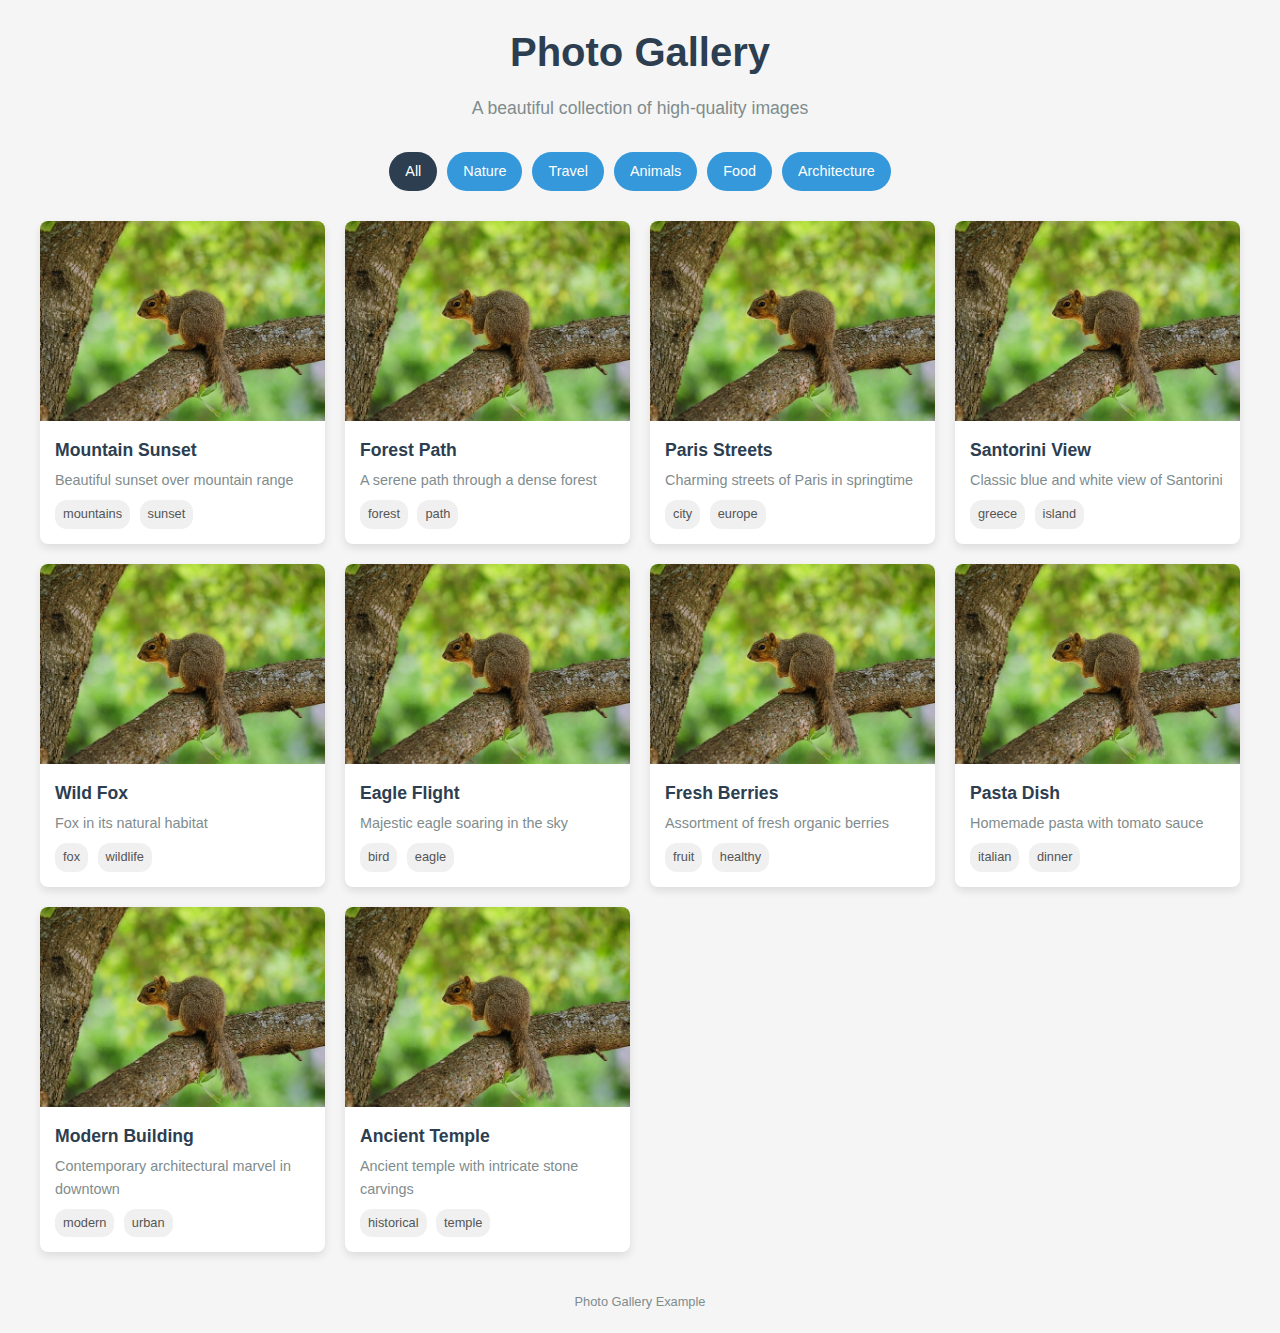
<file: 4/index.html>
<!DOCTYPE html>
<html lang="en">
<head>
    <meta charset="UTF-8">
    <meta name="viewport" content="width=device-width, initial-scale=1.0">
    <title>Photo Gallery</title>
    <style>
        * {
            margin: 0;
            padding: 0;
            box-sizing: border-box;
            font-family: 'Segoe UI', Tahoma, Geneva, Verdana, sans-serif;
        }
        
        body {
            background-color: #f5f5f5;
            color: #333;
            line-height: 1.6;
            padding: 20px;
        }
        
        .container {
            max-width: 1200px;
            margin: 0 auto;
        }
        
        header {
            text-align: center;
            margin-bottom: 30px;
        }
        
        h1 {
            font-size: 2.5rem;
            margin-bottom: 10px;
            color: #2c3e50;
        }
        
        p.subtitle {
            font-size: 1.1rem;
            color: #7f8c8d;
            margin-bottom: 20px;
        }
        
        /* Filter Navigation Styling */
        .filter-container {
            display: flex;
            justify-content: center;
            flex-wrap: wrap;
            gap: 10px;
            margin-bottom: 30px;
        }
        
        .filter-btn {
            padding: 8px 16px;
            background-color: #3498db;
            color: white;
            border: none;
            border-radius: 20px;
            cursor: pointer;
            transition: all 0.3s ease;
            text-decoration: none;
            font-size: 0.9rem;
        }
        
        .filter-btn:hover {
            background-color: #2980b9;
            transform: translateY(-2px);
        }
        
        .filter-btn.active {
            background-color: #2c3e50;
        }
        
        /* Gallery Grid Layout */
        .gallery {
            display: grid;
            grid-template-columns: repeat(auto-fill, minmax(250px, 1fr));
            gap: 20px;
        }
        
        .gallery-item {
            border-radius: 8px;
            overflow: hidden;
            box-shadow: 0 4px 8px rgba(0, 0, 0, 0.1);
            transition: transform 0.3s ease;
            background-color: white;
        }
        
        .gallery-item:hover {
            transform: translateY(-5px);
            box-shadow: 0 8px 16px rgba(0, 0, 0, 0.2);
        }
        
        .gallery-item img {
            width: 100%;
            height: 200px;
            object-fit: cover;
            display: block;
        }
        
        .gallery-caption {
            padding: 15px;
        }
        
        .gallery-caption h3 {
            font-size: 1.1rem;
            margin-bottom: 5px;
            color: #2c3e50;
        }
        
        .gallery-caption p {
            font-size: 0.9rem;
            color: #7f8c8d;
        }
        
        .tag {
            display: inline-block;
            background-color: #f0f0f0;
            padding: 4px 8px;
            border-radius: 12px;
            font-size: 0.8rem;
            margin-right: 5px;
            margin-top: 8px;
            color: #555;
        }
        
        .credits {
            text-align: center;
            margin-top: 40px;
            font-size: 0.8rem;
            color: #7f8c8d;
        }
        
        /* Responsive adjustments */
        @media screen and (max-width: 768px) {
            .gallery {
                grid-template-columns: repeat(auto-fill, minmax(180px, 1fr));
            }
            
            h1 {
                font-size: 2rem;
            }
        }
        
        @media screen and (max-width: 480px) {
            .gallery {
                grid-template-columns: 1fr;
            }
            
            .filter-container {
                flex-direction: column;
                align-items: center;
            }
            
            h1 {
                font-size: 1.8rem;
            }
        }
    </style>
</head>
<body>
    <div class="container">
        <header>
            <h1>Photo Gallery</h1>
            <p class="subtitle">A beautiful collection of high-quality images</p>
        </header>
        
        <div class="filter-container">
            <a href="index.html" class="filter-btn active">All</a>
            <a href="nature.html" class="filter-btn">Nature</a>
            <a href="travel.html" class="filter-btn">Travel</a>
            <a href="animals.html" class="filter-btn">Animals</a>
            <a href="food.html" class="filter-btn">Food</a>
            <a href="architecture.html" class="filter-btn">Architecture</a>
        </div>
        
        <div class="gallery">
            <!-- Nature Category -->
            <div class="gallery-item">
                <img src="./animal.jpg" alt="Mountain Sunset">
                <div class="gallery-caption">
                    <h3>Mountain Sunset</h3>
                    <p>Beautiful sunset over mountain range</p>
                    <span class="tag">mountains</span>
                    <span class="tag">sunset</span>
                </div>
            </div>
            
            <div class="gallery-item">
                <img src="./animal.jpg" alt="Forest Path">
                <div class="gallery-caption">
                    <h3>Forest Path</h3>
                    <p>A serene path through a dense forest</p>
                    <span class="tag">forest</span>
                    <span class="tag">path</span>
                </div>
            </div>
            
            <!-- Travel Category -->
            <div class="gallery-item">
                <img src="./animal.jpg" alt="Paris Streets">
                <div class="gallery-caption">
                    <h3>Paris Streets</h3>
                    <p>Charming streets of Paris in springtime</p>
                    <span class="tag">city</span>
                    <span class="tag">europe</span>
                </div>
            </div>
            
            <div class="gallery-item">
                <img src="./animal.jpg" alt="Santorini View">
                <div class="gallery-caption">
                    <h3>Santorini View</h3>
                    <p>Classic blue and white view of Santorini</p>
                    <span class="tag">greece</span>
                    <span class="tag">island</span>
                </div>
            </div>
            
            <!-- Animals Category -->
            <div class="gallery-item">
                <img src="./animal.jpg" alt="Wild Fox">
                <div class="gallery-caption">
                    <h3>Wild Fox</h3>
                    <p>Fox in its natural habitat</p>
                    <span class="tag">fox</span>
                    <span class="tag">wildlife</span>
                </div>
            </div>
            
            <div class="gallery-item">
                <img src="./animal.jpg" alt="Eagle Flight">
                <div class="gallery-caption">
                    <h3>Eagle Flight</h3>
                    <p>Majestic eagle soaring in the sky</p>
                    <span class="tag">bird</span>
                    <span class="tag">eagle</span>
                </div>
            </div>
            
            <!-- Food Category -->
            <div class="gallery-item">
                <img src="./animal.jpg" alt="Fresh Berries">
                <div class="gallery-caption">
                    <h3>Fresh Berries</h3>
                    <p>Assortment of fresh organic berries</p>
                    <span class="tag">fruit</span>
                    <span class="tag">healthy</span>
                </div>
            </div>
            
            <div class="gallery-item">
                <img src="./animal.jpg" alt="Pasta Dish">
                <div class="gallery-caption">
                    <h3>Pasta Dish</h3>
                    <p>Homemade pasta with tomato sauce</p>
                    <span class="tag">italian</span>
                    <span class="tag">dinner</span>
                </div>
            </div>
            
            <!-- Architecture Category -->
            <div class="gallery-item">
                <img src="./animal.jpg" alt="Modern Building">
                <div class="gallery-caption">
                    <h3>Modern Building</h3>
                    <p>Contemporary architectural marvel in downtown</p>
                    <span class="tag">modern</span>
                    <span class="tag">urban</span>
                </div>
            </div>
            
            <div class="gallery-item">
                <img src="./animal.jpg" alt="Ancient Temple">
                <div class="gallery-caption">
                    <h3>Ancient Temple</h3>
                    <p>Ancient temple with intricate stone carvings</p>
                    <span class="tag">historical</span>
                    <span class="tag">temple</span>
                </div>
            </div>
        </div>
        
        <div class="credits">
            <p>Photo Gallery Example</p>
        </div>
    </div>
</body>
</html>
</file>
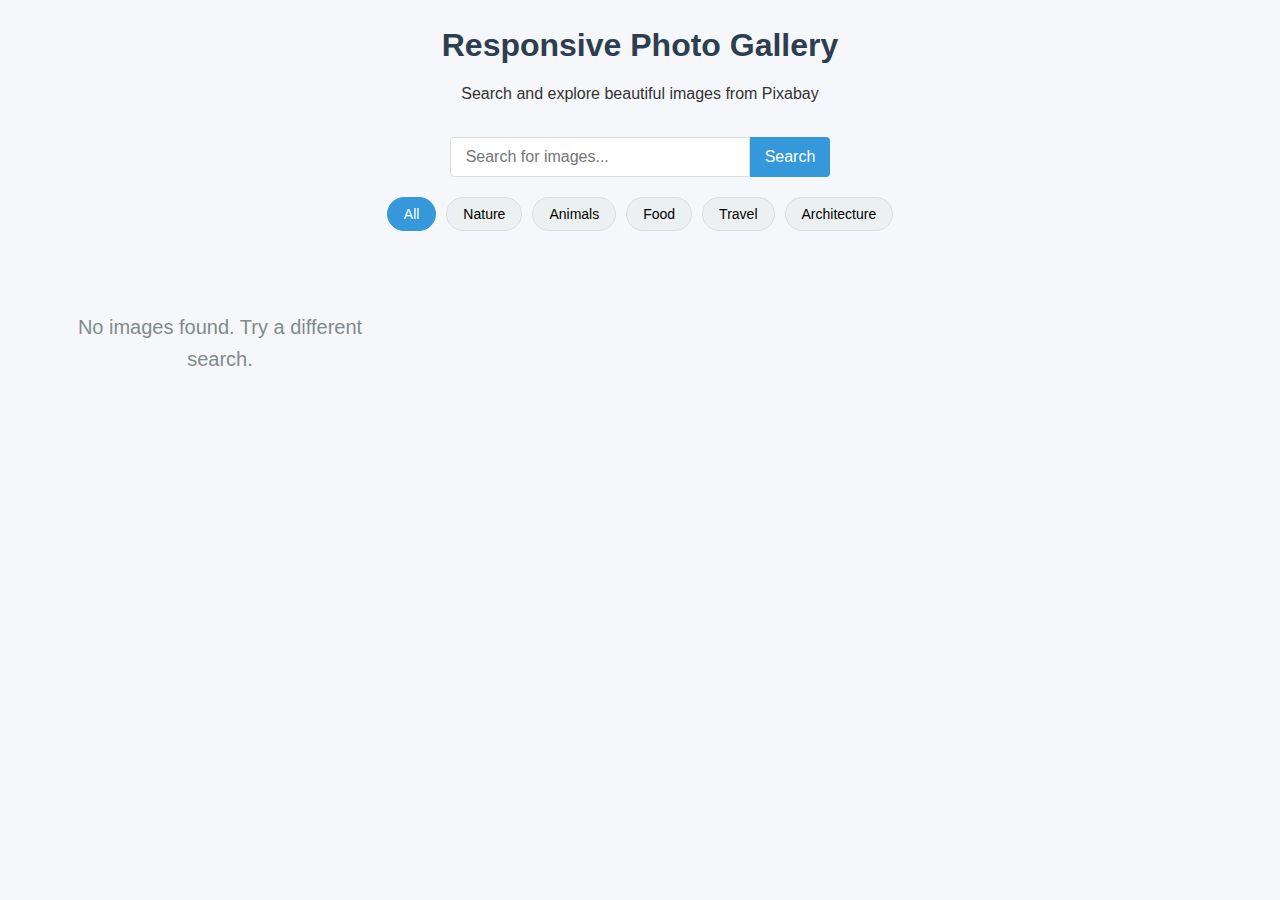
<file: 2/gallery.html>
<!DOCTYPE html>
<html lang="en">
<head>
    <meta charset="UTF-8">
    <meta name="viewport" content="width=device-width, initial-scale=1.0">
    <title>Responsive Photo Gallery</title>
    <style>
        * {
            margin: 0;
            padding: 0;
            box-sizing: border-box;
            font-family: 'Segoe UI', Tahoma, Geneva, Verdana, sans-serif;
        }
        
        body {
            background-color: #f5f7fa;
            color: #333;
            line-height: 1.6;
            padding: 20px;
        }
        
        header {
            text-align: center;
            margin-bottom: 30px;
        }
        
        h1 {
            color: #2c3e50;
            margin-bottom: 10px;
        }
        
        .search-container {
            display: flex;
            justify-content: center;
            margin-bottom: 20px;
        }
        
        #search-input {
            padding: 10px 15px;
            border: 1px solid #ddd;
            border-radius: 4px 0 0 4px;
            width: 300px;
            font-size: 16px;
        }
        
        #search-button {
            padding: 10px 15px;
            background-color: #3498db;
            color: white;
            border: none;
            border-radius: 0 4px 4px 0;
            cursor: pointer;
            font-size: 16px;
            transition: background-color 0.3s;
        }
        
        #search-button:hover {
            background-color: #2980b9;
        }
        
        .filter-container {
            display: flex;
            justify-content: center;
            flex-wrap: wrap;
            gap: 10px;
            margin-bottom: 30px;
        }
        
        .filter-button {
            padding: 8px 16px;
            background-color: #ecf0f1;
            border: 1px solid #ddd;
            border-radius: 20px;
            cursor: pointer;
            transition: all 0.3s;
            font-size: 14px;
        }
        
        .filter-button:hover {
            background-color: #d6e0f0;
        }
        
        .filter-button.active {
            background-color: #3498db;
            color: white;
            border-color: #3498db;
        }
        
        .gallery-container {
            display: grid;
            grid-template-columns: repeat(auto-fill, minmax(300px, 1fr));
            gap: 20px;
            max-width: 1400px;
            margin: 0 auto;
        }
        
        .gallery-item {
            border-radius: 8px;
            overflow: hidden;
            box-shadow: 0 4px 6px rgba(0, 0, 0, 0.1);
            transition: transform 0.3s;
            background-color: white;
        }
        
        .gallery-item:hover {
            transform: translateY(-5px);
            box-shadow: 0 10px 15px rgba(0, 0, 0, 0.1);
        }
        
        .image-container {
            position: relative;
            overflow: hidden;
            height: 220px;
        }
        
        .gallery-image {
            width: 100%;
            height: 100%;
            object-fit: cover;
            transition: transform 0.5s;
        }
        
        .gallery-item:hover .gallery-image {
            transform: scale(1.05);
        }
        
        .image-info {
            padding: 15px;
        }
        
        .image-title {
            font-size: 18px;
            margin-bottom: 8px;
            color: #2c3e50;
        }
        
        .image-details {
            display: flex;
            justify-content: space-between;
            font-size: 14px;
            color: #7f8c8d;
        }
        
        .tags {
            margin-top: 8px;
            display: flex;
            flex-wrap: wrap;
            gap: 5px;
        }
        
        .tag {
            background-color: #eef2f7;
            padding: 3px 8px;
            border-radius: 12px;
            font-size: 12px;
            color: #5d6d7e;
        }
        
        .loading {
            text-align: center;
            padding: 50px;
            font-size: 20px;
            color: #7f8c8d;
        }
        
        .load-more {
            display: block;
            margin: 30px auto;
            padding: 12px 30px;
            background-color: #3498db;
            color: white;
            border: none;
            border-radius: 4px;
            cursor: pointer;
            font-size: 16px;
            transition: background-color 0.3s;
        }
        
        .load-more:hover {
            background-color: #2980b9;
        }
        
        @media (max-width: 768px) {
            .gallery-container {
                grid-template-columns: repeat(auto-fill, minmax(250px, 1fr));
            }
            
            .search-container {
                flex-direction: column;
                align-items: center;
            }
            
            #search-input {
                width: 100%;
                max-width: 300px;
                margin-bottom: 10px;
                border-radius: 4px;
            }
            
            #search-button {
                width: 100%;
                max-width: 300px;
                border-radius: 4px;
            }
        }
        
        @media (max-width: 480px) {
            .gallery-container {
                grid-template-columns: 1fr;
            }
        }
    </style>
</head>
<body>
    <header>
        <h1>Responsive Photo Gallery</h1>
        <p>Search and explore beautiful images from Pixabay</p>
    </header>

    <div class="search-container">
        <input type="text" id="search-input" placeholder="Search for images...">
        <button id="search-button">Search</button>
    </div>

    <div class="filter-container">
        <button class="filter-button active" data-category="all">All</button>
        <button class="filter-button" data-category="nature">Nature</button>
        <button class="filter-button" data-category="animals">Animals</button>
        <button class="filter-button" data-category="food">Food</button>
        <button class="filter-button" data-category="travel">Travel</button>
        <button class="filter-button" data-category="architecture">Architecture</button>
    </div>

    <div class="gallery-container" id="gallery">
        <!-- Images will be loaded here -->
        <div class="loading">Loading images...</div>
    </div>

    <button class="load-more" id="load-more">Load More</button>

    <script>
        // Replace with your actual Pixabay API key from project 3
        const API_KEY = '49047623-d228bc10017b883623efa3be0';
        
        // Global variables
        let currentPage = 1;
        let currentSearch = '';
        let currentCategory = 'all';
        const perPage = 20;
        
        // DOM elements
        const gallery = document.getElementById('gallery');
        const searchInput = document.getElementById('search-input');
        const searchButton = document.getElementById('search-button');
        const loadMoreButton = document.getElementById('load-more');
        const filterButtons = document.querySelectorAll('.filter-button');
        
        // Function to fetch images from Pixabay
        async function fetchImages(query, category, page = 1) {
            let apiUrl = `https://pixabay.com/api/?key=${API_KEY}&per_page=${perPage}&page=${page}`;
            
            if (query) {
                apiUrl += `&q=${encodeURIComponent(query)}`;
            }
            
            if (category && category !== 'all') {
                apiUrl += `&category=${category}`;
            }
            
            try {
                const response = await fetch(apiUrl);
                const data = await response.json();
                return data;
            } catch (error) {
                console.error('Error fetching images:', error);
                return { hits: [] };
            }
        }
        
        // Function to create and display image cards
        function displayImages(images, clear = false) {
            if (clear) {
                gallery.innerHTML = '';
            }
            
            if (images.length === 0) {
                gallery.innerHTML = '<div class="loading">No images found. Try a different search.</div>';
                loadMoreButton.style.display = 'none';
                return;
            }
            
            loadMoreButton.style.display = 'block';
            
            images.forEach(image => {
                const galleryItem = document.createElement('div');
                galleryItem.className = 'gallery-item';
                
                // Create tags array from the image tags
                const tags = image.tags.split(',').map(tag => tag.trim());
                const tagElements = tags.map(tag => `<span class="tag">${tag}</span>`).join('');
                
                galleryItem.innerHTML = `
                    <div class="image-container">
                        <img class="gallery-image" src="${image.webformatURL}" alt="${image.tags}">
                    </div>
                    <div class="image-info">
                        <h3 class="image-title">By ${image.user}</h3>
                        <div class="image-details">
                            <span>👁️ ${image.views.toLocaleString()}</span>
                            <span>❤️ ${image.likes.toLocaleString()}</span>
                        </div>
                        <div class="tags">
                            ${tagElements}
                        </div>
                    </div>
                `;
                
                gallery.appendChild(galleryItem);
            });
        }
        
        // Function to handle search
        async function handleSearch() {
            const query = searchInput.value.trim();
            currentSearch = query;
            currentPage = 1;
            
            gallery.innerHTML = '<div class="loading">Searching for images...</div>';
            
            const data = await fetchImages(query, currentCategory === 'all' ? '' : currentCategory);
            displayImages(data.hits, true);
        }
        
        // Function to handle category filter
        async function handleCategoryFilter(category) {
            currentCategory = category;
            currentPage = 1;
            
            filterButtons.forEach(button => {
                button.classList.remove('active');
                if (button.dataset.category === category) {
                    button.classList.add('active');
                }
            });
            
            gallery.innerHTML = '<div class="loading">Loading images...</div>';
            
            const data = await fetchImages(currentSearch, category === 'all' ? '' : category);
            displayImages(data.hits, true);
        }
        
        // Function to handle load more
        async function handleLoadMore() {
            currentPage++;
            loadMoreButton.textContent = 'Loading...';
            
            const data = await fetchImages(
                currentSearch, 
                currentCategory === 'all' ? '' : currentCategory, 
                currentPage
            );
            
            displayImages(data.hits, false);
            loadMoreButton.textContent = 'Load More';
            
            if (data.hits.length < perPage) {
                loadMoreButton.style.display = 'none';
            }
        }
        
        // Event listeners
        searchButton.addEventListener('click', handleSearch);
        searchInput.addEventListener('keyup', (e) => {
            if (e.key === 'Enter') {
                handleSearch();
            }
        });
        
        loadMoreButton.addEventListener('click', handleLoadMore);
        
        filterButtons.forEach(button => {
            button.addEventListener('click', () => {
                handleCategoryFilter(button.dataset.category);
            });
        });
        
        // Load initial images
        async function init() {
            const data = await fetchImages('', '');
            displayImages(data.hits, true);
        }
        
        // Initialize the gallery
        init();
    </script>
</body>
</html>
</file>
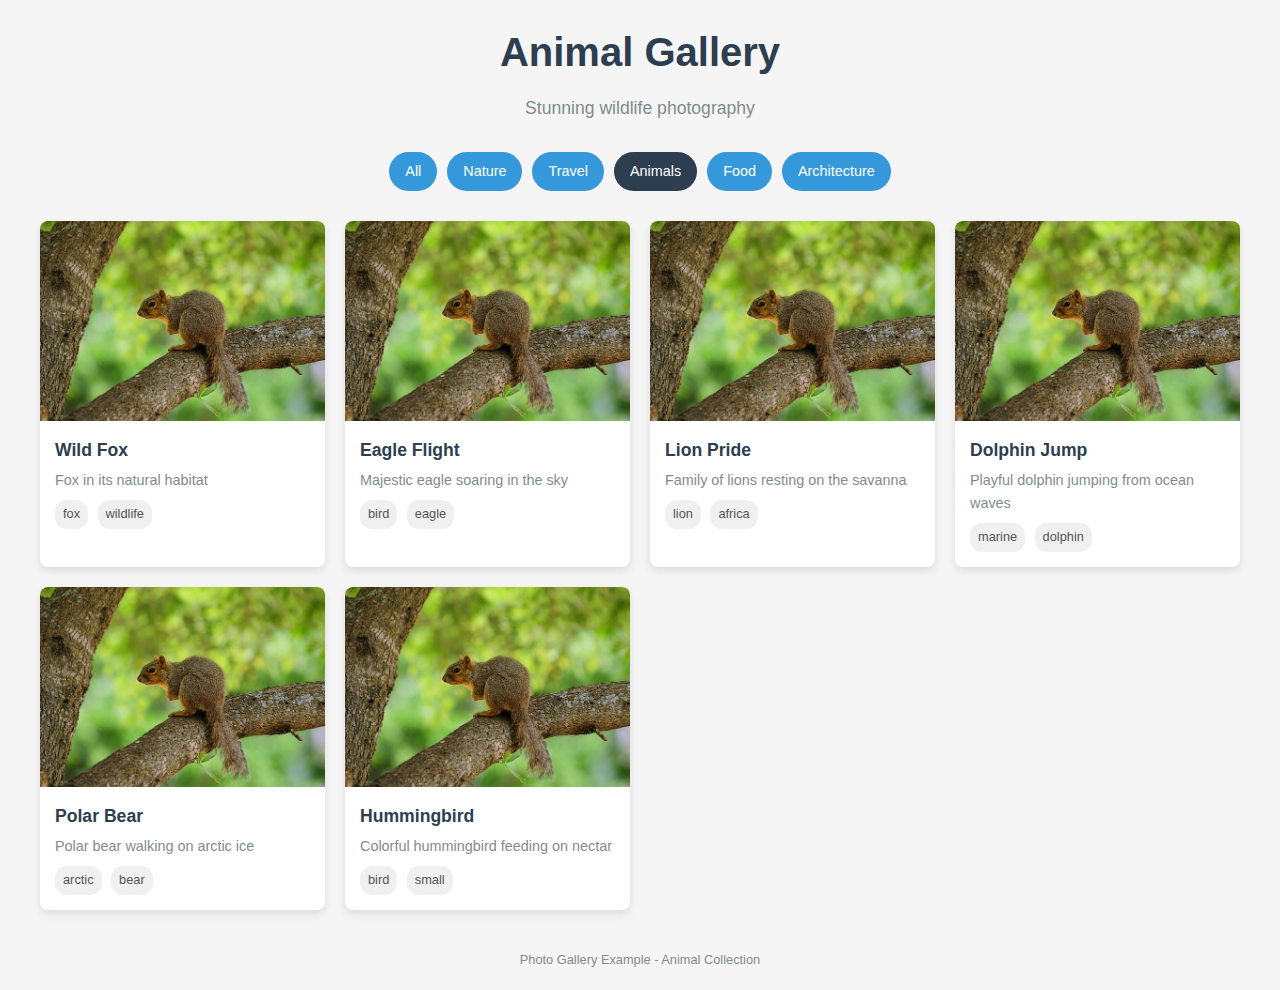
<file: 4/animals.html>
<!DOCTYPE html>
<html lang="en">
<head>
    <meta charset="UTF-8">
    <meta name="viewport" content="width=device-width, initial-scale=1.0">
    <title>Animal Photos - Gallery</title>
    <style>
        * {
            margin: 0;
            padding: 0;
            box-sizing: border-box;
            font-family: 'Segoe UI', Tahoma, Geneva, Verdana, sans-serif;
        }
        
        body {
            background-color: #f5f5f5;
            color: #333;
            line-height: 1.6;
            padding: 20px;
        }
        
        .container {
            max-width: 1200px;
            margin: 0 auto;
        }
        
        header {
            text-align: center;
            margin-bottom: 30px;
        }
        
        h1 {
            font-size: 2.5rem;
            margin-bottom: 10px;
            color: #2c3e50;
        }
        
        p.subtitle {
            font-size: 1.1rem;
            color: #7f8c8d;
            margin-bottom: 20px;
        }
        
        /* Filter Navigation Styling */
        .filter-container {
            display: flex;
            justify-content: center;
            flex-wrap: wrap;
            gap: 10px;
            margin-bottom: 30px;
        }
        
        .filter-btn {
            padding: 8px 16px;
            background-color: #3498db;
            color: white;
            border: none;
            border-radius: 20px;
            cursor: pointer;
            transition: all 0.3s ease;
            text-decoration: none;
            font-size: 0.9rem;
        }
        
        .filter-btn:hover {
            background-color: #2980b9;
            transform: translateY(-2px);
        }
        
        .filter-btn.active {
            background-color: #2c3e50;
        }
        
        /* Gallery Grid Layout */
        .gallery {
            display: grid;
            grid-template-columns: repeat(auto-fill, minmax(250px, 1fr));
            gap: 20px;
        }
        
        .gallery-item {
            border-radius: 8px;
            overflow: hidden;
            box-shadow: 0 4px 8px rgba(0, 0, 0, 0.1);
            transition: transform 0.3s ease;
            background-color: white;
        }
        
        .gallery-item:hover {
            transform: translateY(-5px);
            box-shadow: 0 8px 16px rgba(0, 0, 0, 0.2);
        }
        
        .gallery-item img {
            width: 100%;
            height: 200px;
            object-fit: cover;
            display: block;
        }
        
        .gallery-caption {
            padding: 15px;
        }
        
        .gallery-caption h3 {
            font-size: 1.1rem;
            margin-bottom: 5px;
            color: #2c3e50;
        }
        
        .gallery-caption p {
            font-size: 0.9rem;
            color: #7f8c8d;
        }
        
        .tag {
            display: inline-block;
            background-color: #f0f0f0;
            padding: 4px 8px;
            border-radius: 12px;
            font-size: 0.8rem;
            margin-right: 5px;
            margin-top: 8px;
            color: #555;
        }
        
        .credits {
            text-align: center;
            margin-top: 40px;
            font-size: 0.8rem;
            color: #7f8c8d;
        }
        
        /* Responsive adjustments */
        @media screen and (max-width: 768px) {
            .gallery {
                grid-template-columns: repeat(auto-fill, minmax(180px, 1fr));
            }
            
            h1 {
                font-size: 2rem;
            }
        }
        
        @media screen and (max-width: 480px) {
            .gallery {
                grid-template-columns: 1fr;
            }
            
            .filter-container {
                flex-direction: column;
                align-items: center;
            }
            
            h1 {
                font-size: 1.8rem;
            }
        }
    </style>
</head>
<body>
    <div class="container">
        <header>
            <h1>Animal Gallery</h1>
            <p class="subtitle">Stunning wildlife photography</p>
        </header>
        
        <div class="filter-container">
            <a href="index.html" class="filter-btn">All</a>
            <a href="nature.html" class="filter-btn">Nature</a>
            <a href="travel.html" class="filter-btn">Travel</a>
            <a href="animals.html" class="filter-btn active">Animals</a>
            <a href="food.html" class="filter-btn">Food</a>
            <a href="architecture.html" class="filter-btn">Architecture</a>
        </div>
        
        <div class="gallery">
            <!-- Animals Category Only -->
            <div class="gallery-item">
                <img src="./animal.jpg" alt="Wild Fox">
                <div class="gallery-caption">
                    <h3>Wild Fox</h3>
                    <p>Fox in its natural habitat</p>
                    <span class="tag">fox</span>
                    <span class="tag">wildlife</span>
                </div>
            </div>
            
            <div class="gallery-item">
                <img src="./animal.jpg" alt="Eagle Flight">
                <div class="gallery-caption">
                    <h3>Eagle Flight</h3>
                    <p>Majestic eagle soaring in the sky</p>
                    <span class="tag">bird</span>
                    <span class="tag">eagle</span>
                </div>
            </div>
            
            <div class="gallery-item">
                <img src="./animal.jpg" alt="Lion Pride">
                <div class="gallery-caption">
                    <h3>Lion Pride</h3>
                    <p>Family of lions resting on the savanna</p>
                    <span class="tag">lion</span>
                    <span class="tag">africa</span>
                </div>
            </div>
            
            <div class="gallery-item">
                <img src="./animal.jpg" alt="Dolphin Jump">
                <div class="gallery-caption">
                    <h3>Dolphin Jump</h3>
                    <p>Playful dolphin jumping from ocean waves</p>
                    <span class="tag">marine</span>
                    <span class="tag">dolphin</span>
                </div>
            </div>
            
            <div class="gallery-item">
                <img src="./animal.jpg" alt="Polar Bear">
                <div class="gallery-caption">
                    <h3>Polar Bear</h3>
                    <p>Polar bear walking on arctic ice</p>
                    <span class="tag">arctic</span>
                    <span class="tag">bear</span>
                </div>
            </div>
            
            <div class="gallery-item">
                <img src="./animal.jpg" alt="Hummingbird">
                <div class="gallery-caption">
                    <h3>Hummingbird</h3>
                    <p>Colorful hummingbird feeding on nectar</p>
                    <span class="tag">bird</span>
                    <span class="tag">small</span>
                </div>
            </div>
        </div>
        
        <div class="credits">
            <p>Photo Gallery Example - Animal Collection</p>
        </div>
    </div>
</body>
</html>
</file>
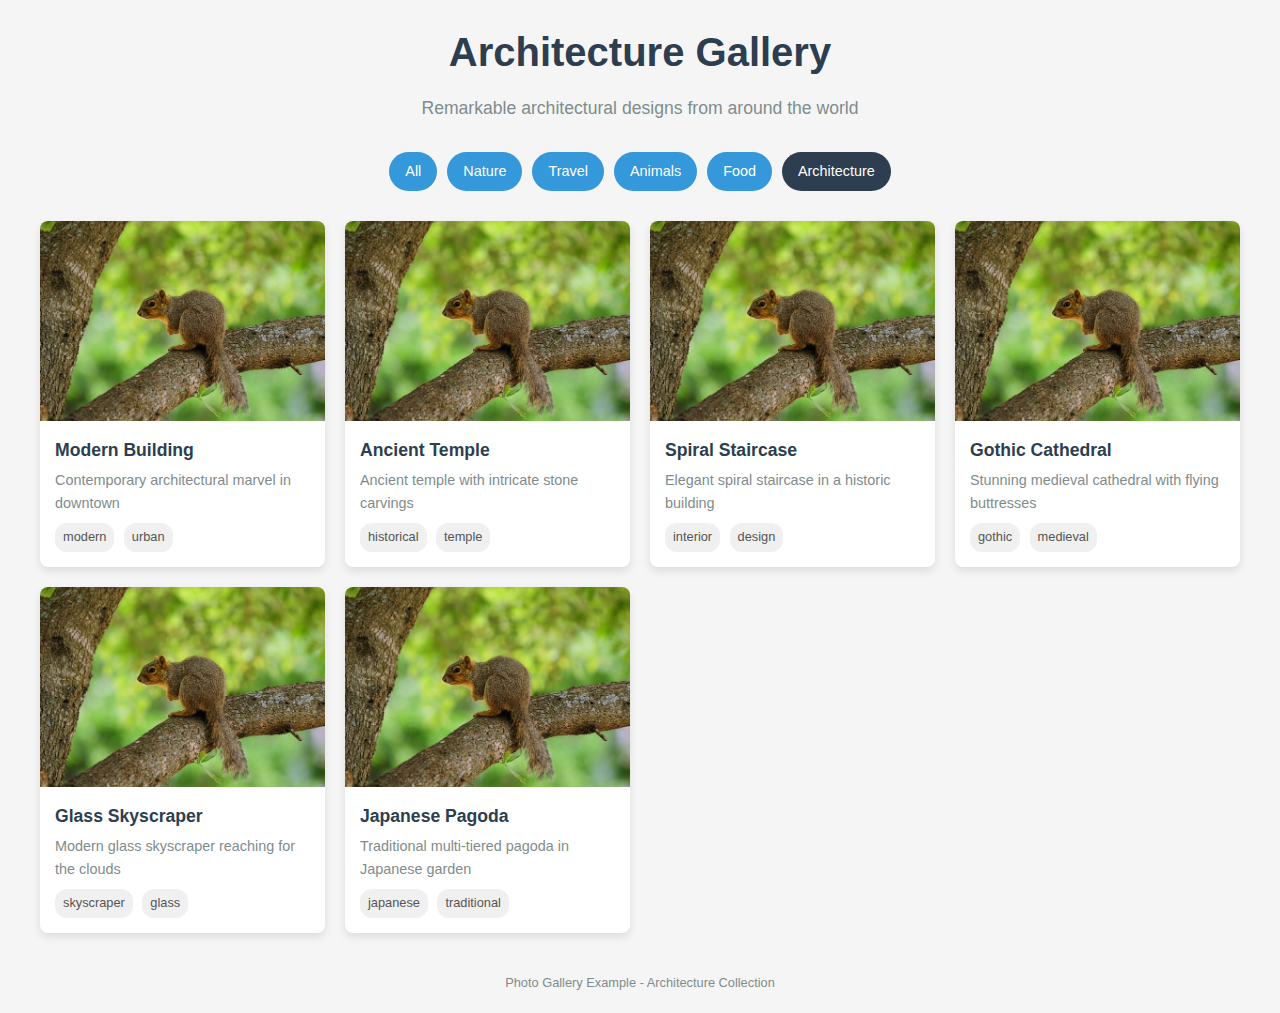
<file: 4/architecture.html>
<!DOCTYPE html>
<html lang="en">
<head>
    <meta charset="UTF-8">
    <meta name="viewport" content="width=device-width, initial-scale=1.0">
    <title>Architecture Photos - Gallery</title>
    <style>
        * {
            margin: 0;
            padding: 0;
            box-sizing: border-box;
            font-family: 'Segoe UI', Tahoma, Geneva, Verdana, sans-serif;
        }
        
        body {
            background-color: #f5f5f5;
            color: #333;
            line-height: 1.6;
            padding: 20px;
        }
        
        .container {
            max-width: 1200px;
            margin: 0 auto;
        }
        
        header {
            text-align: center;
            margin-bottom: 30px;
        }
        
        h1 {
            font-size: 2.5rem;
            margin-bottom: 10px;
            color: #2c3e50;
        }
        
        p.subtitle {
            font-size: 1.1rem;
            color: #7f8c8d;
            margin-bottom: 20px;
        }
        
        /* Filter Navigation Styling */
        .filter-container {
            display: flex;
            justify-content: center;
            flex-wrap: wrap;
            gap: 10px;
            margin-bottom: 30px;
        }
        
        .filter-btn {
            padding: 8px 16px;
            background-color: #3498db;
            color: white;
            border: none;
            border-radius: 20px;
            cursor: pointer;
            transition: all 0.3s ease;
            text-decoration: none;
            font-size: 0.9rem;
        }
        
        .filter-btn:hover {
            background-color: #2980b9;
            transform: translateY(-2px);
        }
        
        .filter-btn.active {
            background-color: #2c3e50;
        }
        
        /* Gallery Grid Layout */
        .gallery {
            display: grid;
            grid-template-columns: repeat(auto-fill, minmax(250px, 1fr));
            gap: 20px;
        }
        
        .gallery-item {
            border-radius: 8px;
            overflow: hidden;
            box-shadow: 0 4px 8px rgba(0, 0, 0, 0.1);
            transition: transform 0.3s ease;
            background-color: white;
        }
        
        .gallery-item:hover {
            transform: translateY(-5px);
            box-shadow: 0 8px 16px rgba(0, 0, 0, 0.2);
        }
        
        .gallery-item img {
            width: 100%;
            height: 200px;
            object-fit: cover;
            display: block;
        }
        
        .gallery-caption {
            padding: 15px;
        }
        
        .gallery-caption h3 {
            font-size: 1.1rem;
            margin-bottom: 5px;
            color: #2c3e50;
        }
        
        .gallery-caption p {
            font-size: 0.9rem;
            color: #7f8c8d;
        }
        
        .tag {
            display: inline-block;
            background-color: #f0f0f0;
            padding: 4px 8px;
            border-radius: 12px;
            font-size: 0.8rem;
            margin-right: 5px;
            margin-top: 8px;
            color: #555;
        }
        
        .credits {
            text-align: center;
            margin-top: 40px;
            font-size: 0.8rem;
            color: #7f8c8d;
        }
        
        /* Responsive adjustments */
        @media screen and (max-width: 768px) {
            .gallery {
                grid-template-columns: repeat(auto-fill, minmax(180px, 1fr));
            }
            
            h1 {
                font-size: 2rem;
            }
        }
        
        @media screen and (max-width: 480px) {
            .gallery {
                grid-template-columns: 1fr;
            }
            
            .filter-container {
                flex-direction: column;
                align-items: center;
            }
            
            h1 {
                font-size: 1.8rem;
            }
        }
    </style>
</head>
<body>
    <div class="container">
        <header>
            <h1>Architecture Gallery</h1>
            <p class="subtitle">Remarkable architectural designs from around the world</p>
        </header>
        
        <div class="filter-container">
            <a href="index.html" class="filter-btn">All</a>
            <a href="nature.html" class="filter-btn">Nature</a>
            <a href="travel.html" class="filter-btn">Travel</a>
            <a href="animals.html" class="filter-btn">Animals</a>
            <a href="food.html" class="filter-btn">Food</a>
            <a href="architecture.html" class="filter-btn active">Architecture</a>
        </div>
        
        <div class="gallery">
            <!-- Architecture Category Only -->
            <div class="gallery-item">
                <img src="./animal.jpg" alt="Modern Building">
                <div class="gallery-caption">
                    <h3>Modern Building</h3>
                    <p>Contemporary architectural marvel in downtown</p>
                    <span class="tag">modern</span>
                    <span class="tag">urban</span>
                </div>
            </div>
            
            <div class="gallery-item">
                <img src="./animal.jpg" alt="Ancient Temple">
                <div class="gallery-caption">
                    <h3>Ancient Temple</h3>
                    <p>Ancient temple with intricate stone carvings</p>
                    <span class="tag">historical</span>
                    <span class="tag">temple</span>
                </div>
            </div>
            
            <div class="gallery-item">
                <img src="./animal.jpg" alt="Spiral Staircase">
                <div class="gallery-caption">
                    <h3>Spiral Staircase</h3>
                    <p>Elegant spiral staircase in a historic building</p>
                    <span class="tag">interior</span>
                    <span class="tag">design</span>
                </div>
            </div>
            
            <div class="gallery-item">
                <img src="./animal.jpg" alt="Gothic Cathedral">
                <div class="gallery-caption">
                    <h3>Gothic Cathedral</h3>
                    <p>Stunning medieval cathedral with flying buttresses</p>
                    <span class="tag">gothic</span>
                    <span class="tag">medieval</span>
                </div>
            </div>
            
            <div class="gallery-item">
                <img src="./animal.jpg" alt="Glass Skyscraper">
                <div class="gallery-caption">
                    <h3>Glass Skyscraper</h3>
                    <p>Modern glass skyscraper reaching for the clouds</p>
                    <span class="tag">skyscraper</span>
                    <span class="tag">glass</span>
                </div>
            </div>
            
            <div class="gallery-item">
                <img src="./animal.jpg" alt="Japanese Pagoda">
                <div class="gallery-caption">
                    <h3>Japanese Pagoda</h3>
                    <p>Traditional multi-tiered pagoda in Japanese garden</p>
                    <span class="tag">japanese</span>
                    <span class="tag">traditional</span>
                </div>
            </div>
        </div>
        
        <div class="credits">
            <p>Photo Gallery Example - Architecture Collection</p>
        </div>
    </div>
</body>
</html>
</file>
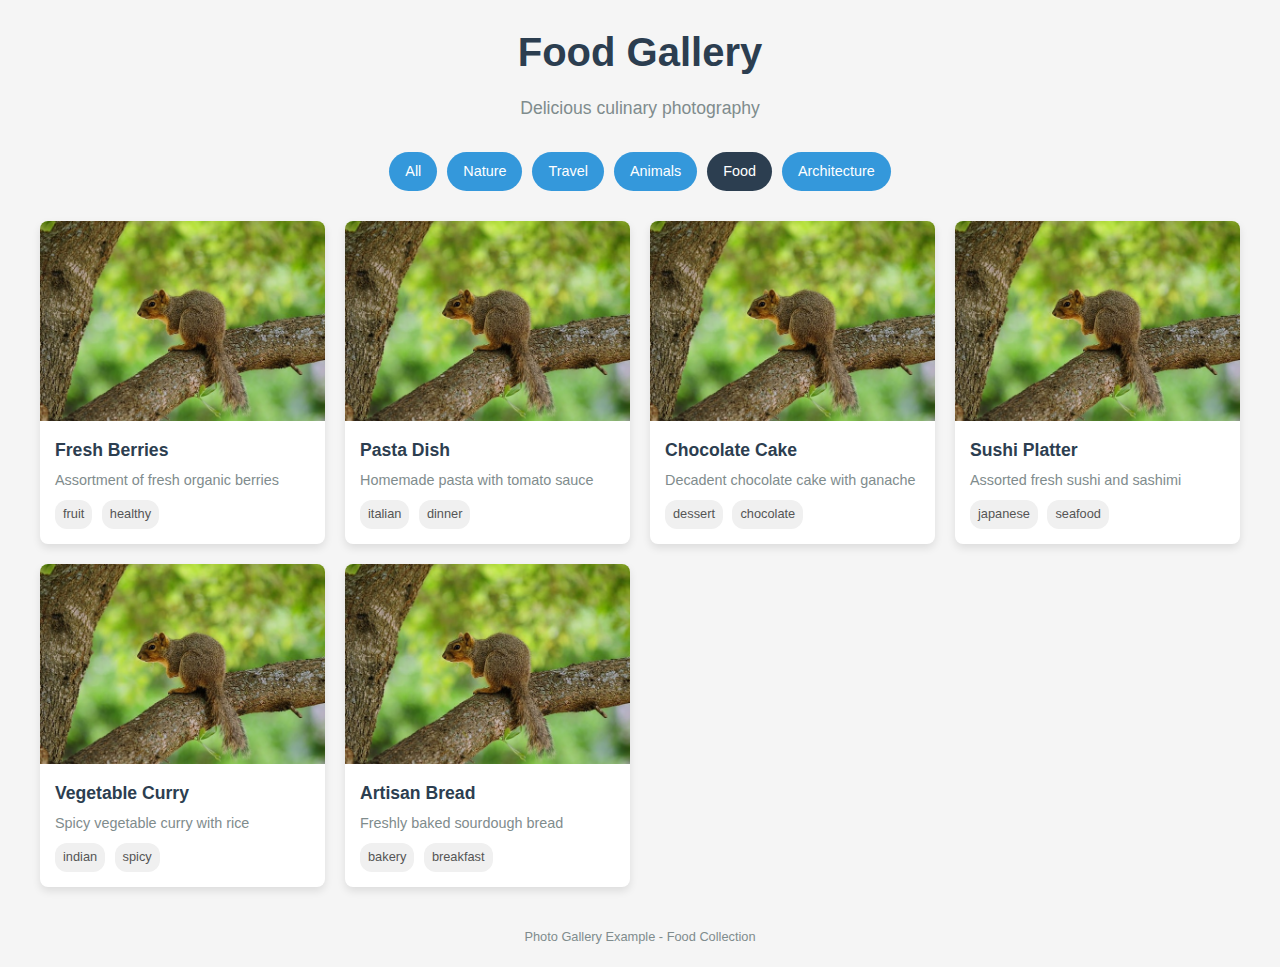
<file: 4/food.html>
<!DOCTYPE html>
<html lang="en">
<head>
    <meta charset="UTF-8">
    <meta name="viewport" content="width=device-width, initial-scale=1.0">
    <title>Food Photos - Gallery</title>
    <style>
        * {
            margin: 0;
            padding: 0;
            box-sizing: border-box;
            font-family: 'Segoe UI', Tahoma, Geneva, Verdana, sans-serif;
        }
        
        body {
            background-color: #f5f5f5;
            color: #333;
            line-height: 1.6;
            padding: 20px;
        }
        
        .container {
            max-width: 1200px;
            margin: 0 auto;
        }
        
        header {
            text-align: center;
            margin-bottom: 30px;
        }
        
        h1 {
            font-size: 2.5rem;
            margin-bottom: 10px;
            color: #2c3e50;
        }
        
        p.subtitle {
            font-size: 1.1rem;
            color: #7f8c8d;
            margin-bottom: 20px;
        }
        
        /* Filter Navigation Styling */
        .filter-container {
            display: flex;
            justify-content: center;
            flex-wrap: wrap;
            gap: 10px;
            margin-bottom: 30px;
        }
        
        .filter-btn {
            padding: 8px 16px;
            background-color: #3498db;
            color: white;
            border: none;
            border-radius: 20px;
            cursor: pointer;
            transition: all 0.3s ease;
            text-decoration: none;
            font-size: 0.9rem;
        }
        
        .filter-btn:hover {
            background-color: #2980b9;
            transform: translateY(-2px);
        }
        
        .filter-btn.active {
            background-color: #2c3e50;
        }
        
        /* Gallery Grid Layout */
        .gallery {
            display: grid;
            grid-template-columns: repeat(auto-fill, minmax(250px, 1fr));
            gap: 20px;
        }
        
        .gallery-item {
            border-radius: 8px;
            overflow: hidden;
            box-shadow: 0 4px 8px rgba(0, 0, 0, 0.1);
            transition: transform 0.3s ease;
            background-color: white;
        }
        
        .gallery-item:hover {
            transform: translateY(-5px);
            box-shadow: 0 8px 16px rgba(0, 0, 0, 0.2);
        }
        
        .gallery-item img {
            width: 100%;
            height: 200px;
            object-fit: cover;
            display: block;
        }
        
        .gallery-caption {
            padding: 15px;
        }
        
        .gallery-caption h3 {
            font-size: 1.1rem;
            margin-bottom: 5px;
            color: #2c3e50;
        }
        
        .gallery-caption p {
            font-size: 0.9rem;
            color: #7f8c8d;
        }
        
        .tag {
            display: inline-block;
            background-color: #f0f0f0;
            padding: 4px 8px;
            border-radius: 12px;
            font-size: 0.8rem;
            margin-right: 5px;
            margin-top: 8px;
            color: #555;
        }
        
        .credits {
            text-align: center;
            margin-top: 40px;
            font-size: 0.8rem;
            color: #7f8c8d;
        }
        
        /* Responsive adjustments */
        @media screen and (max-width: 768px) {
            .gallery {
                grid-template-columns: repeat(auto-fill, minmax(180px, 1fr));
            }
            
            h1 {
                font-size: 2rem;
            }
        }
        
        @media screen and (max-width: 480px) {
            .gallery {
                grid-template-columns: 1fr;
            }
            
            .filter-container {
                flex-direction: column;
                align-items: center;
            }
            
            h1 {
                font-size: 1.8rem;
            }
        }
    </style>
</head>
<body>
    <div class="container">
        <header>
            <h1>Food Gallery</h1>
            <p class="subtitle">Delicious culinary photography</p>
        </header>
        
        <div class="filter-container">
            <a href="index.html" class="filter-btn">All</a>
            <a href="nature.html" class="filter-btn">Nature</a>
            <a href="travel.html" class="filter-btn">Travel</a>
            <a href="animals.html" class="filter-btn">Animals</a>
            <a href="food.html" class="filter-btn active">Food</a>
            <a href="architecture.html" class="filter-btn">Architecture</a>
        </div>
        
        <div class="gallery">
            <!-- Food Category Only -->
            <div class="gallery-item">
                <img src="./animal.jpg" alt="Fresh Berries">
                <div class="gallery-caption">
                    <h3>Fresh Berries</h3>
                    <p>Assortment of fresh organic berries</p>
                    <span class="tag">fruit</span>
                    <span class="tag">healthy</span>
                </div>
            </div>
            
            <div class="gallery-item">
                <img src="./animal.jpg" alt="Pasta Dish">
                <div class="gallery-caption">
                    <h3>Pasta Dish</h3>
                    <p>Homemade pasta with tomato sauce</p>
                    <span class="tag">italian</span>
                    <span class="tag">dinner</span>
                </div>
            </div>
            
            <div class="gallery-item">
                <img src="./animal.jpg" alt="Chocolate Cake">
                <div class="gallery-caption">
                    <h3>Chocolate Cake</h3>
                    <p>Decadent chocolate cake with ganache</p>
                    <span class="tag">dessert</span>
                    <span class="tag">chocolate</span>
                </div>
            </div>
            
            <div class="gallery-item">
                <img src="./animal.jpg" alt="Sushi Platter">
                <div class="gallery-caption">
                    <h3>Sushi Platter</h3>
                    <p>Assorted fresh sushi and sashimi</p>
                    <span class="tag">japanese</span>
                    <span class="tag">seafood</span>
                </div>
            </div>
            
            <div class="gallery-item">
                <img src="./animal.jpg" alt="Vegetable Curry">
                <div class="gallery-caption">
                    <h3>Vegetable Curry</h3>
                    <p>Spicy vegetable curry with rice</p>
                    <span class="tag">indian</span>
                    <span class="tag">spicy</span>
                </div>
            </div>
            
            <div class="gallery-item">
                <img src="./animal.jpg" alt="Artisan Bread">
                <div class="gallery-caption">
                    <h3>Artisan Bread</h3>
                    <p>Freshly baked sourdough bread</p>
                    <span class="tag">bakery</span>
                    <span class="tag">breakfast</span>
                </div>
            </div>
        </div>
        
        <div class="credits">
            <p>Photo Gallery Example - Food Collection</p>
        </div>
    </div>
</body>
</html>
</file>
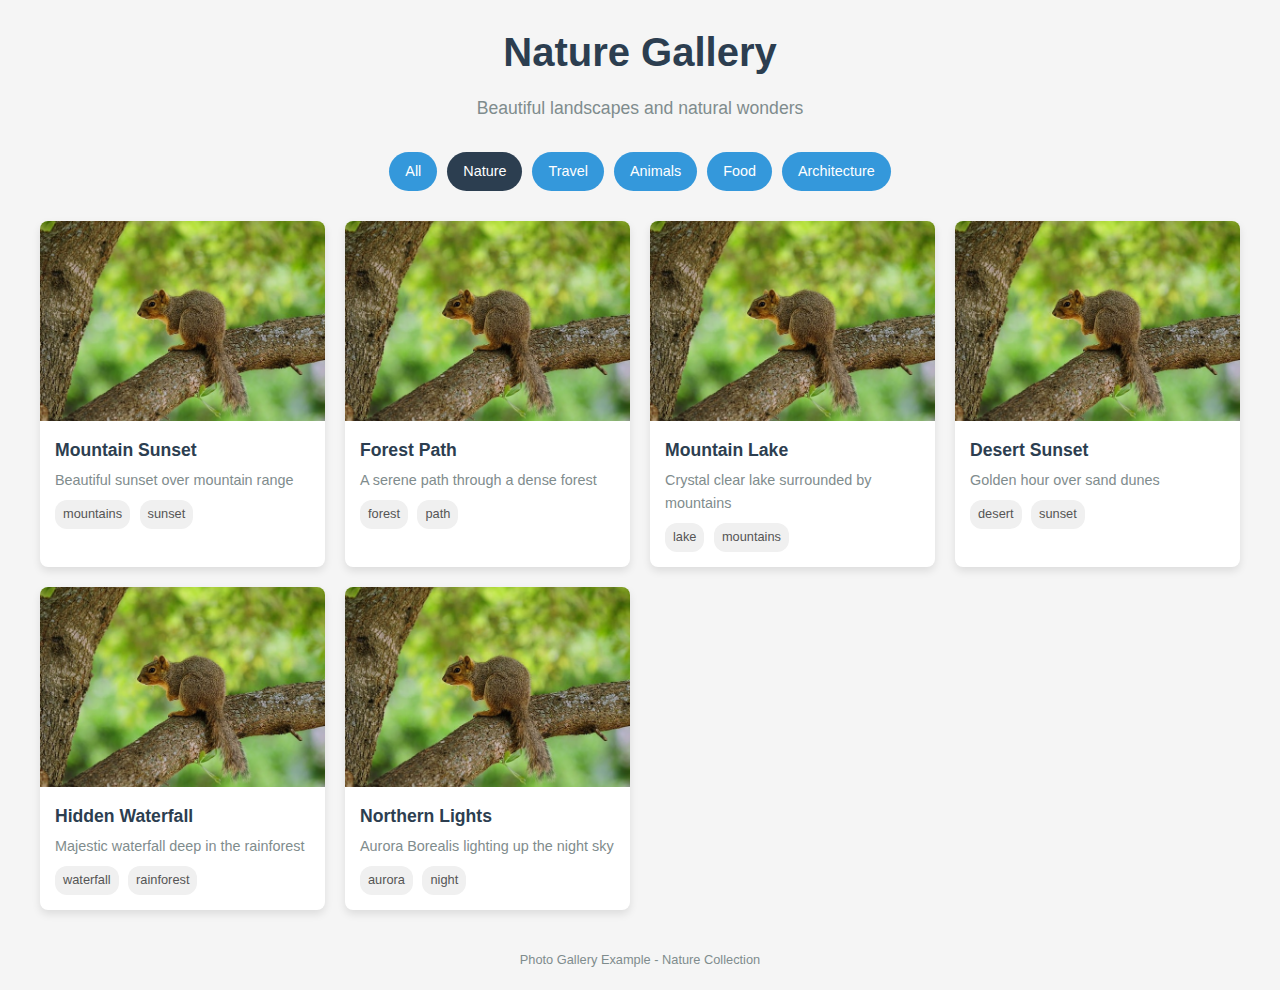
<file: 4/nature.html>
<!DOCTYPE html>
<html lang="en">
<head>
    <meta charset="UTF-8">
    <meta name="viewport" content="width=device-width, initial-scale=1.0">
    <title>Nature Photos - Gallery</title>
    <style>
        * {
            margin: 0;
            padding: 0;
            box-sizing: border-box;
            font-family: 'Segoe UI', Tahoma, Geneva, Verdana, sans-serif;
        }
        
        body {
            background-color: #f5f5f5;
            color: #333;
            line-height: 1.6;
            padding: 20px;
        }
        
        .container {
            max-width: 1200px;
            margin: 0 auto;
        }
        
        header {
            text-align: center;
            margin-bottom: 30px;
        }
        
        h1 {
            font-size: 2.5rem;
            margin-bottom: 10px;
            color: #2c3e50;
        }
        
        p.subtitle {
            font-size: 1.1rem;
            color: #7f8c8d;
            margin-bottom: 20px;
        }
        
        /* Filter Navigation Styling */
        .filter-container {
            display: flex;
            justify-content: center;
            flex-wrap: wrap;
            gap: 10px;
            margin-bottom: 30px;
        }
        
        .filter-btn {
            padding: 8px 16px;
            background-color: #3498db;
            color: white;
            border: none;
            border-radius: 20px;
            cursor: pointer;
            transition: all 0.3s ease;
            text-decoration: none;
            font-size: 0.9rem;
        }
        
        .filter-btn:hover {
            background-color: #2980b9;
            transform: translateY(-2px);
        }
        
        .filter-btn.active {
            background-color: #2c3e50;
        }
        
        /* Gallery Grid Layout */
        .gallery {
            display: grid;
            grid-template-columns: repeat(auto-fill, minmax(250px, 1fr));
            gap: 20px;
        }
        
        .gallery-item {
            border-radius: 8px;
            overflow: hidden;
            box-shadow: 0 4px 8px rgba(0, 0, 0, 0.1);
            transition: transform 0.3s ease;
            background-color: white;
        }
        
        .gallery-item:hover {
            transform: translateY(-5px);
            box-shadow: 0 8px 16px rgba(0, 0, 0, 0.2);
        }
        
        .gallery-item img {
            width: 100%;
            height: 200px;
            object-fit: cover;
            display: block;
        }
        
        .gallery-caption {
            padding: 15px;
        }
        
        .gallery-caption h3 {
            font-size: 1.1rem;
            margin-bottom: 5px;
            color: #2c3e50;
        }
        
        .gallery-caption p {
            font-size: 0.9rem;
            color: #7f8c8d;
        }
        
        .tag {
            display: inline-block;
            background-color: #f0f0f0;
            padding: 4px 8px;
            border-radius: 12px;
            font-size: 0.8rem;
            margin-right: 5px;
            margin-top: 8px;
            color: #555;
        }
        
        .credits {
            text-align: center;
            margin-top: 40px;
            font-size: 0.8rem;
            color: #7f8c8d;
        }
        
        /* Responsive adjustments */
        @media screen and (max-width: 768px) {
            .gallery {
                grid-template-columns: repeat(auto-fill, minmax(180px, 1fr));
            }
            
            h1 {
                font-size: 2rem;
            }
        }
        
        @media screen and (max-width: 480px) {
            .gallery {
                grid-template-columns: 1fr;
            }
            
            .filter-container {
                flex-direction: column;
                align-items: center;
            }
            
            h1 {
                font-size: 1.8rem;
            }
        }
    </style>
</head>
<body>
    <div class="container">
        <header>
            <h1>Nature Gallery</h1>
            <p class="subtitle">Beautiful landscapes and natural wonders</p>
        </header>
        
        <div class="filter-container">
            <a href="index.html" class="filter-btn">All</a>
            <a href="nature.html" class="filter-btn active">Nature</a>
            <a href="travel.html" class="filter-btn">Travel</a>
            <a href="animals.html" class="filter-btn">Animals</a>
            <a href="food.html" class="filter-btn">Food</a>
            <a href="architecture.html" class="filter-btn">Architecture</a>
        </div>
        
        <div class="gallery">
            <!-- Nature Category Only -->
            <div class="gallery-item">
                <img src="./animal.jpg" alt="Mountain Sunset">
                <div class="gallery-caption">
                    <h3>Mountain Sunset</h3>
                    <p>Beautiful sunset over mountain range</p>
                    <span class="tag">mountains</span>
                    <span class="tag">sunset</span>
                </div>
            </div>
            
            <div class="gallery-item">
                <img src="./animal.jpg" alt="Forest Path">
                <div class="gallery-caption">
                    <h3>Forest Path</h3>
                    <p>A serene path through a dense forest</p>
                    <span class="tag">forest</span>
                    <span class="tag">path</span>
                </div>
            </div>
            
            <div class="gallery-item">
                <img src="./animal.jpg" alt="Mountain Lake">
                <div class="gallery-caption">
                    <h3>Mountain Lake</h3>
                    <p>Crystal clear lake surrounded by mountains</p>
                    <span class="tag">lake</span>
                    <span class="tag">mountains</span>
                </div>
            </div>
            
            <div class="gallery-item">
                <img src="./animal.jpg" alt="Desert Sunset">
                <div class="gallery-caption">
                    <h3>Desert Sunset</h3>
                    <p>Golden hour over sand dunes</p>
                    <span class="tag">desert</span>
                    <span class="tag">sunset</span>
                </div>
            </div>
            
            <div class="gallery-item">
                <img src="./animal.jpg" alt="Waterfall">
                <div class="gallery-caption">
                    <h3>Hidden Waterfall</h3>
                    <p>Majestic waterfall deep in the rainforest</p>
                    <span class="tag">waterfall</span>
                    <span class="tag">rainforest</span>
                </div>
            </div>
            
            <div class="gallery-item">
                <img src="./animal.jpg" alt="Northern Lights">
                <div class="gallery-caption">
                    <h3>Northern Lights</h3>
                    <p>Aurora Borealis lighting up the night sky</p>
                    <span class="tag">aurora</span>
                    <span class="tag">night</span>
                </div>
            </div>
        </div>
        
        <div class="credits">
            <p>Photo Gallery Example - Nature Collection</p>
        </div>
    </div>
</body>
</html>
</file>
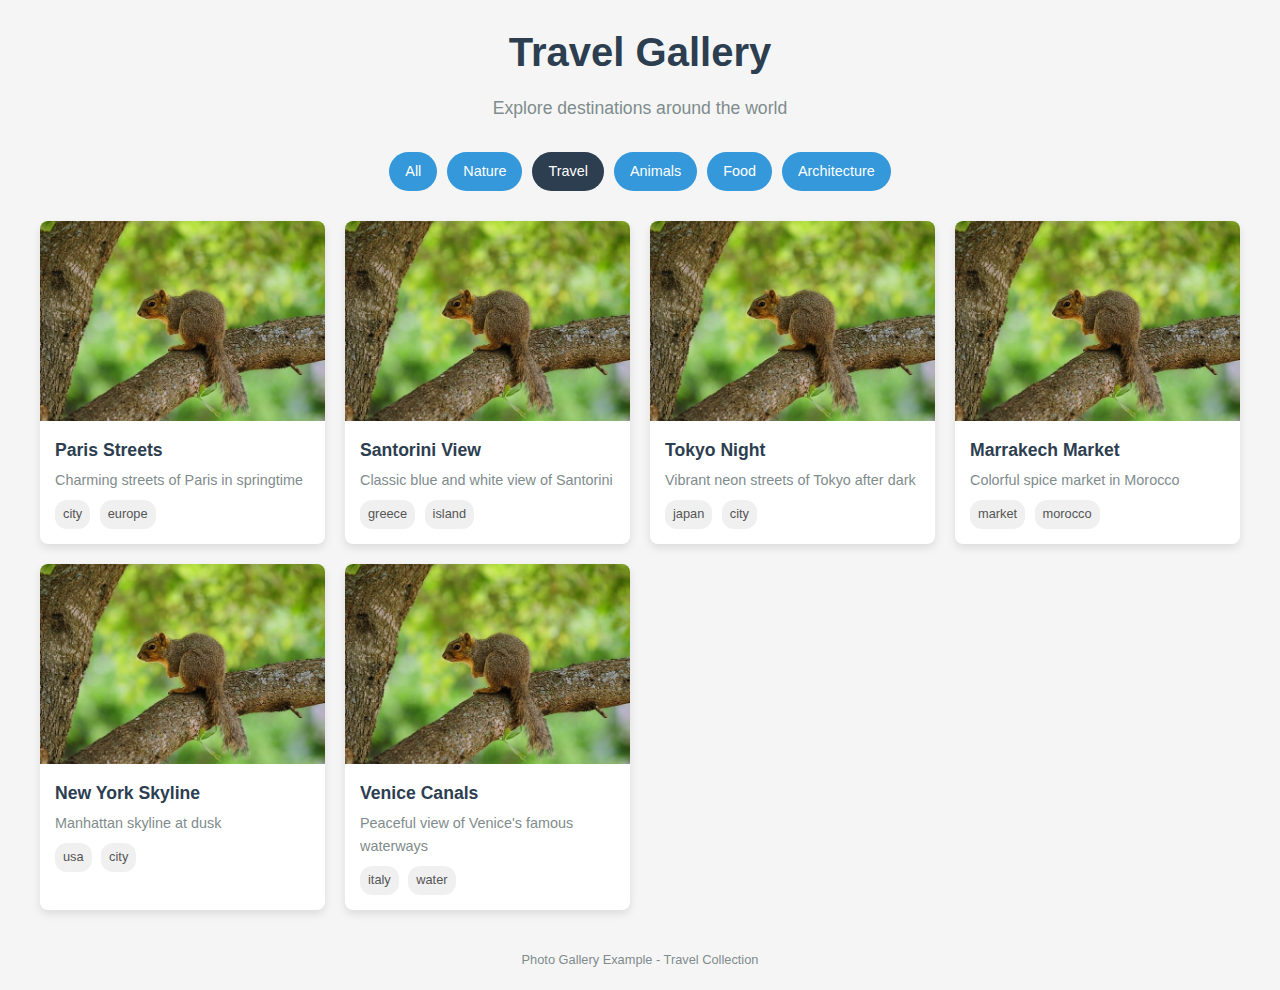
<file: 4/travel.html>
<!DOCTYPE html>
<html lang="en">
<head>
    <meta charset="UTF-8">
    <meta name="viewport" content="width=device-width, initial-scale=1.0">
    <title>Travel Photos - Gallery</title>
    <style>
        * {
            margin: 0;
            padding: 0;
            box-sizing: border-box;
            font-family: 'Segoe UI', Tahoma, Geneva, Verdana, sans-serif;
        }
        
        body {
            background-color: #f5f5f5;
            color: #333;
            line-height: 1.6;
            padding: 20px;
        }
        
        .container {
            max-width: 1200px;
            margin: 0 auto;
        }
        
        header {
            text-align: center;
            margin-bottom: 30px;
        }
        
        h1 {
            font-size: 2.5rem;
            margin-bottom: 10px;
            color: #2c3e50;
        }
        
        p.subtitle {
            font-size: 1.1rem;
            color: #7f8c8d;
            margin-bottom: 20px;
        }
        
        /* Filter Navigation Styling */
        .filter-container {
            display: flex;
            justify-content: center;
            flex-wrap: wrap;
            gap: 10px;
            margin-bottom: 30px;
        }
        
        .filter-btn {
            padding: 8px 16px;
            background-color: #3498db;
            color: white;
            border: none;
            border-radius: 20px;
            cursor: pointer;
            transition: all 0.3s ease;
            text-decoration: none;
            font-size: 0.9rem;
        }
        
        .filter-btn:hover {
            background-color: #2980b9;
            transform: translateY(-2px);
        }
        
        .filter-btn.active {
            background-color: #2c3e50;
        }
        
        /* Gallery Grid Layout */
        .gallery {
            display: grid;
            grid-template-columns: repeat(auto-fill, minmax(250px, 1fr));
            gap: 20px;
        }
        
        .gallery-item {
            border-radius: 8px;
            overflow: hidden;
            box-shadow: 0 4px 8px rgba(0, 0, 0, 0.1);
            transition: transform 0.3s ease;
            background-color: white;
        }
        
        .gallery-item:hover {
            transform: translateY(-5px);
            box-shadow: 0 8px 16px rgba(0, 0, 0, 0.2);
        }
        
        .gallery-item img {
            width: 100%;
            height: 200px;
            object-fit: cover;
            display: block;
        }
        
        .gallery-caption {
            padding: 15px;
        }
        
        .gallery-caption h3 {
            font-size: 1.1rem;
            margin-bottom: 5px;
            color: #2c3e50;
        }
        
        .gallery-caption p {
            font-size: 0.9rem;
            color: #7f8c8d;
        }
        
        .tag {
            display: inline-block;
            background-color: #f0f0f0;
            padding: 4px 8px;
            border-radius: 12px;
            font-size: 0.8rem;
            margin-right: 5px;
            margin-top: 8px;
            color: #555;
        }
        
        .credits {
            text-align: center;
            margin-top: 40px;
            font-size: 0.8rem;
            color: #7f8c8d;
        }
        
        /* Responsive adjustments */
        @media screen and (max-width: 768px) {
            .gallery {
                grid-template-columns: repeat(auto-fill, minmax(180px, 1fr));
            }
            
            h1 {
                font-size: 2rem;
            }
        }
        
        @media screen and (max-width: 480px) {
            .gallery {
                grid-template-columns: 1fr;
            }
            
            .filter-container {
                flex-direction: column;
                align-items: center;
            }
            
            h1 {
                font-size: 1.8rem;
            }
        }
    </style>
</head>
<body>
    <div class="container">
        <header>
            <h1>Travel Gallery</h1>
            <p class="subtitle">Explore destinations around the world</p>
        </header>
        
        <div class="filter-container">
            <a href="index.html" class="filter-btn">All</a>
            <a href="nature.html" class="filter-btn">Nature</a>
            <a href="travel.html" class="filter-btn active">Travel</a>
            <a href="animals.html" class="filter-btn">Animals</a>
            <a href="food.html" class="filter-btn">Food</a>
            <a href="architecture.html" class="filter-btn">Architecture</a>
        </div>
        
        <div class="gallery">
            <!-- Travel Category Only -->
            <div class="gallery-item">
                <img src="./animal.jpg" alt="Paris Streets">
                <div class="gallery-caption">
                    <h3>Paris Streets</h3>
                    <p>Charming streets of Paris in springtime</p>
                    <span class="tag">city</span>
                    <span class="tag">europe</span>
                </div>
            </div>
            
            <div class="gallery-item">
                <img src="./animal.jpg" alt="Santorini View">
                <div class="gallery-caption">
                    <h3>Santorini View</h3>
                    <p>Classic blue and white view of Santorini</p>
                    <span class="tag">greece</span>
                    <span class="tag">island</span>
                </div>
            </div>
            
            <div class="gallery-item">
                <img src="./animal.jpg" alt="Tokyo Night">
                <div class="gallery-caption">
                    <h3>Tokyo Night</h3>
                    <p>Vibrant neon streets of Tokyo after dark</p>
                    <span class="tag">japan</span>
                    <span class="tag">city</span>
                </div>
            </div>
            
            <div class="gallery-item">
                <img src="./animal.jpg" alt="Marrakech Market">
                <div class="gallery-caption">
                    <h3>Marrakech Market</h3>
                    <p>Colorful spice market in Morocco</p>
                    <span class="tag">market</span>
                    <span class="tag">morocco</span>
                </div>
            </div>
            
            <div class="gallery-item">
                <img src="./animal.jpg" alt="New York Skyline">
                <div class="gallery-caption">
                    <h3>New York Skyline</h3>
                    <p>Manhattan skyline at dusk</p>
                    <span class="tag">usa</span>
                    <span class="tag">city</span>
                </div>
            </div>
            
            <div class="gallery-item">
                <img src="./animal.jpg" alt="Venice Canals">
                <div class="gallery-caption">
                    <h3>Venice Canals</h3>
                    <p>Peaceful view of Venice's famous waterways</p>
                    <span class="tag">italy</span>
                    <span class="tag">water</span>
                </div>
            </div>
        </div>
        
        <div class="credits">
            <p>Photo Gallery Example - Travel Collection</p>
        </div>
    </div>
</body>
</html>
</file>
